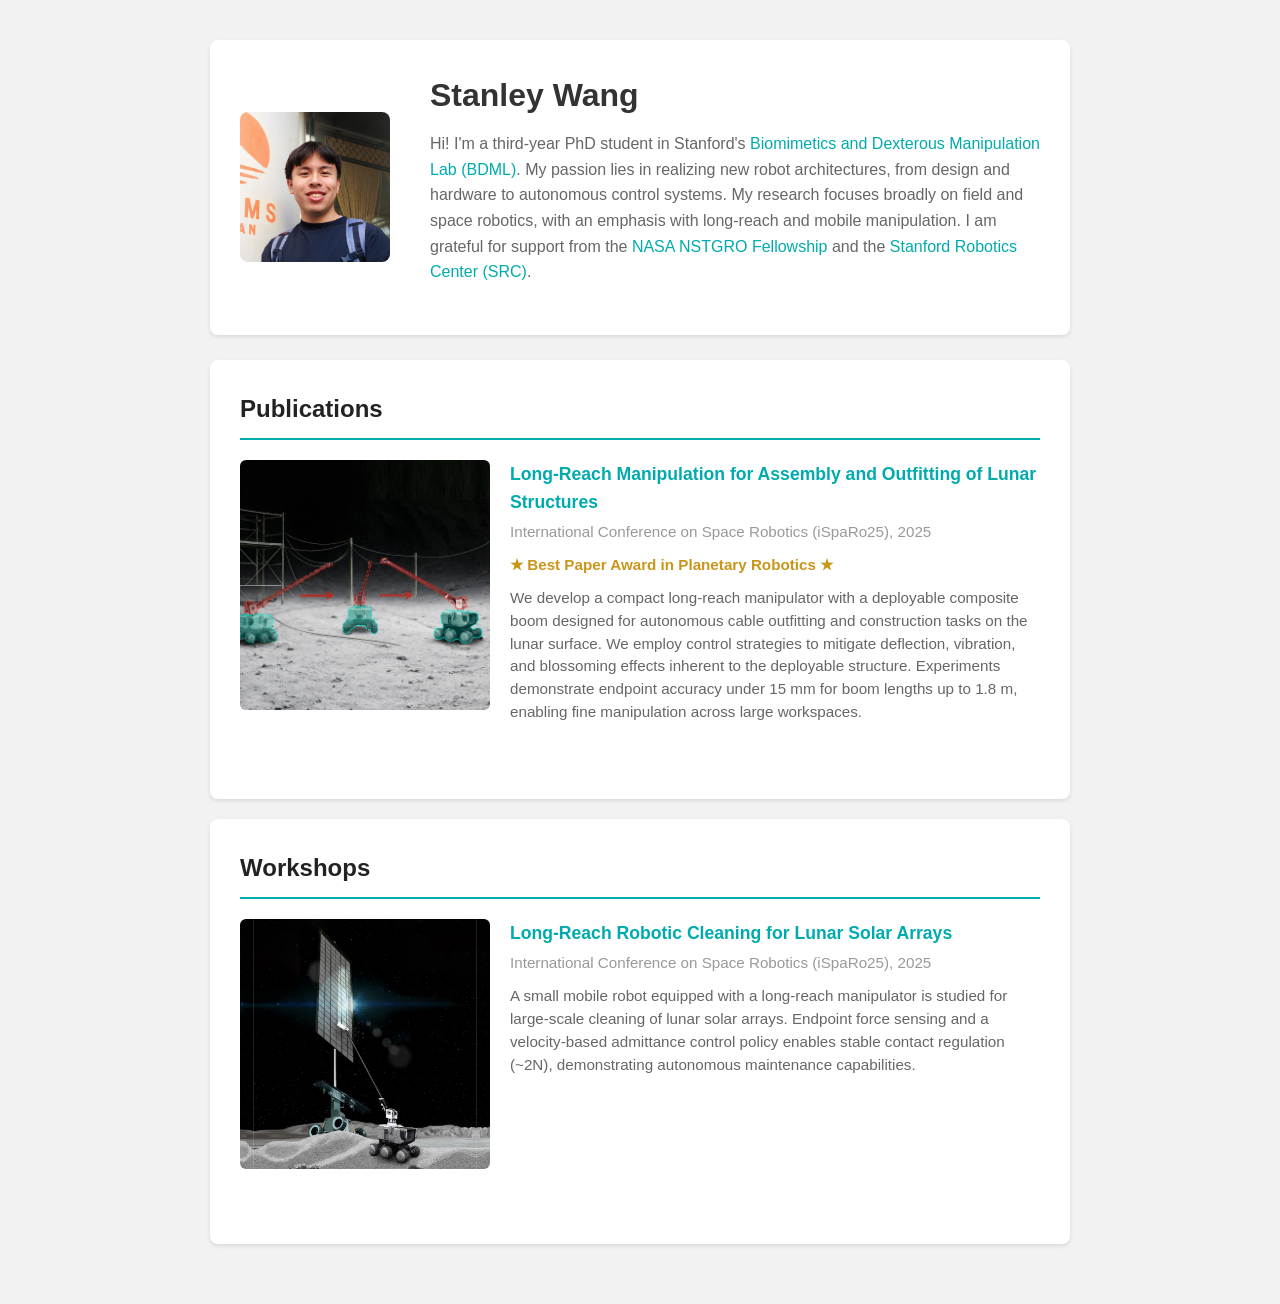
<file: index.html>
<!DOCTYPE html>
<html>
<head>
  <meta charset="utf-8">
  <meta name="viewport" content="width=device-width, initial-scale=1">
  <title>Stanley Wang – Research</title>
  <style>
    * {
      margin: 0;
      padding: 0;
      box-sizing: border-box;
    }
    body {
      font-family: -apple-system, BlinkMacSystemFont, 'Segoe UI', Roboto, 'Helvetica Neue', Arial, sans-serif;
      line-height: 1.6;
      color: #333;
      background-color: #f2f2f2;
    }
    .container {
      max-width: 900px;
      margin: 0 auto;
      padding: 40px 20px;
    }
    .header {
      display: flex;
      align-items: center;
      gap: 40px;
      margin-bottom: 25px;
      background: white;
      padding: 30px;
      border-radius: 8px;
      box-shadow: 0 2px 4px rgba(0,0,0,0.1);
    }
    .profile-pic {
      width: 150px;
      height: 150px;
      border-radius: 8px;
      object-fit: cover;
      flex-shrink: 0;
    }
    .header-content h1 {
      font-size: 2em;
      margin-bottom: 10px;
    }
    .bio {
      color: #666;
      margin-bottom: 20px;
    }
    .bio a {
      color: #00abad;
      text-decoration: none;
      transition: color 0.3s;
    }
    .bio a:hover {
      color: #008888;
      text-decoration: underline;
    }
    .section {
      margin-bottom: 20px;
      background: white;
      padding: 30px;
      border-radius: 8px;
      box-shadow: 0 2px 4px rgba(0,0,0,0.1);
    }
    .section h2 {
      font-size: 1.5em;
      margin-bottom: 20px;
      color: #222;
      border-bottom: 2px solid #00abad;
      padding-bottom: 10px;
    }
    .items-list {
      list-style: none;
    }
    .items-list li {
      margin-bottom: 15px;
    }
    .items-list a {
      color: #00abad;
      text-decoration: none;
      font-weight: 500;
      transition: color 0.3s;
    }
    .items-list a:hover {
      color: #008888;
      text-decoration: underline;
    }
    .project-card {
      display: flex;
      gap: 20px;
      margin-bottom: 25px;
      padding-bottom: 20px;
      border-bottom: 1px solid #eee;
      transition: transform 0.3s;
    }
    .project-card:last-child {
      border-bottom: none;
    }
    .project-card:hover {
      transform: translateX(5px);
    }
    .project-thumbnail {
      width: 250px;
      height: 250px;
      border-radius: 6px;
      object-fit: cover;
      flex-shrink: 0;
    }
    .project-content {
      flex: 1;
    }
    .project-content h3 {
      font-size: 1.1em;
      margin-bottom: 5px;
      color: #00abad;
    }
    .project-content .venue {
      color: #999;
      font-size: 0.95em;
      margin-bottom: 10px;
    }
    .project-content .award {
      color: #c9961a;
      font-size: 0.95em;
      font-weight: bold;
      margin-bottom: 10px;
    }
    .project-content p {
      color: #666;
      font-size: 0.95em;
      line-height: 1.5;
    }
    .project-card a {
      color: #00abad;
      text-decoration: none;
      transition: color 0.3s;
    }
    .project-card a:hover {
      color: #008888;
    }
    .project-link {
      text-decoration: none;
      color: inherit;
      display: block;
    }
    
    /* Mobile responsiveness */
    @media (max-width: 768px) {
      .header {
        flex-direction: column;
        text-align: center;
      }
      .project-card {
        flex-direction: column;
        align-items: center;
      }
      .project-thumbnail {
        margin-bottom: 15px;
      }
      .project-content {
        text-align: center;
      }
      .container {
        padding: 20px 15px;
      }
      .header {
        padding: 20px 15px;
      }
      .section {
        padding: 20px 15px;
      }
    }
  </style>
</head>
<body>
  <div class="container">
    <div class="header">
      <img src="./static/images/profile_pic.jpg" alt="Profile picture" class="profile-pic">
      <div class="header-content">
        <h1>Stanley Wang</h1>
        <p class="bio">
          Hi! I'm a third-year PhD student in Stanford's <a href="https://bdml.stanford.edu/" target="_blank">Biomimetics and Dexterous Manipulation Lab (BDML)</a>. My passion lies in realizing new robot architectures, from design and hardware to autonomous control systems. My research focuses broadly on field and space robotics, with an emphasis with long-reach and mobile manipulation. I am grateful for support from the <a href="https://www.nasa.gov/directorates/stmd/space-tech-research-grants/nstgro-2025/" target="_blank">NASA NSTGRO Fellowship</a> and the <a href="https://src.stanford.edu/" target="_blank">Stanford Robotics Center (SRC)</a>.
        </p>
      </div>
    </div>

    <div class="section">
      <h2>Publications</h2>
      <a href="isparo25_paper/" class="project-link">
        <div class="project-card">
          <img src="./static/images/isparo25_paper_thumbnail.png" alt="iSpaRo25 paper thumbnail" class="project-thumbnail">
          <div class="project-content">
            <h3>Long-Reach Manipulation for Assembly and Outfitting of Lunar Structures</h3>
            <p class="venue">International Conference on Space Robotics (iSpaRo25), 2025</p>
            <p class="award">★ Best Paper Award in Planetary Robotics ★</p>
            <p>We develop a compact long-reach manipulator with a deployable composite boom designed for autonomous cable outfitting and construction tasks on the lunar surface. We employ control strategies to mitigate deflection, vibration, and blossoming effects inherent to the deployable structure. Experiments demonstrate endpoint accuracy under 15 mm for boom lengths up to 1.8 m, enabling fine manipulation across large workspaces.</p>
          </div>
        </div>
      </a>
    </div>

    <div class="section">
      <h2>Workshops</h2>
      <a href="isparo25_workshop/" class="project-link">
        <div class="project-card">
          <img src="./static/images/isparo25_workshop_thumbnail.png" alt="iSpaRo25 workshop thumbnail" class="project-thumbnail">
          <div class="project-content">
            <h3>Long-Reach Robotic Cleaning for Lunar Solar Arrays</h3>
            <p class="venue">International Conference on Space Robotics (iSpaRo25), 2025</p>
            <p>A small mobile robot equipped with a long-reach manipulator is studied for large-scale cleaning of lunar solar arrays. Endpoint force sensing and a velocity-based admittance control policy enables stable contact regulation (~2N), demonstrating autonomous maintenance capabilities.</p>
          </div>
        </div>
      </a>
    </div>
  </div>
</body>
</html>
</file>
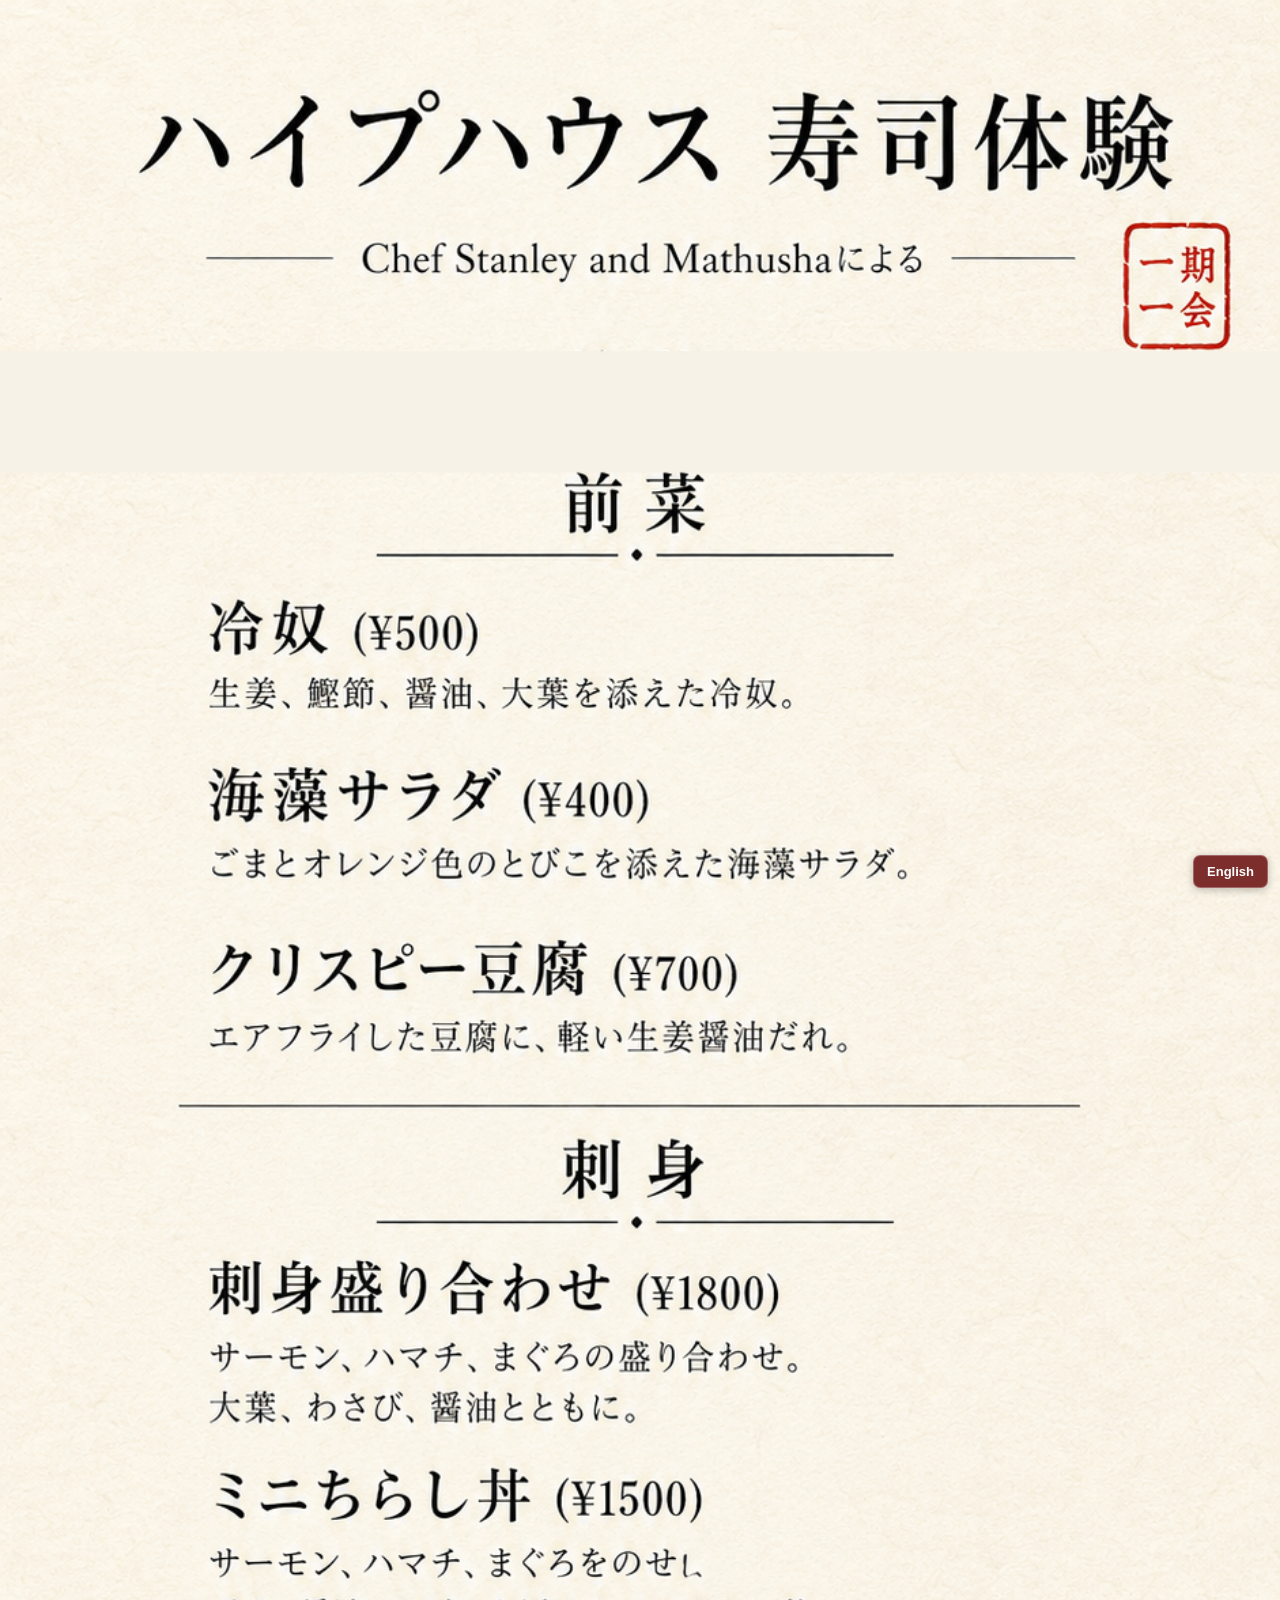
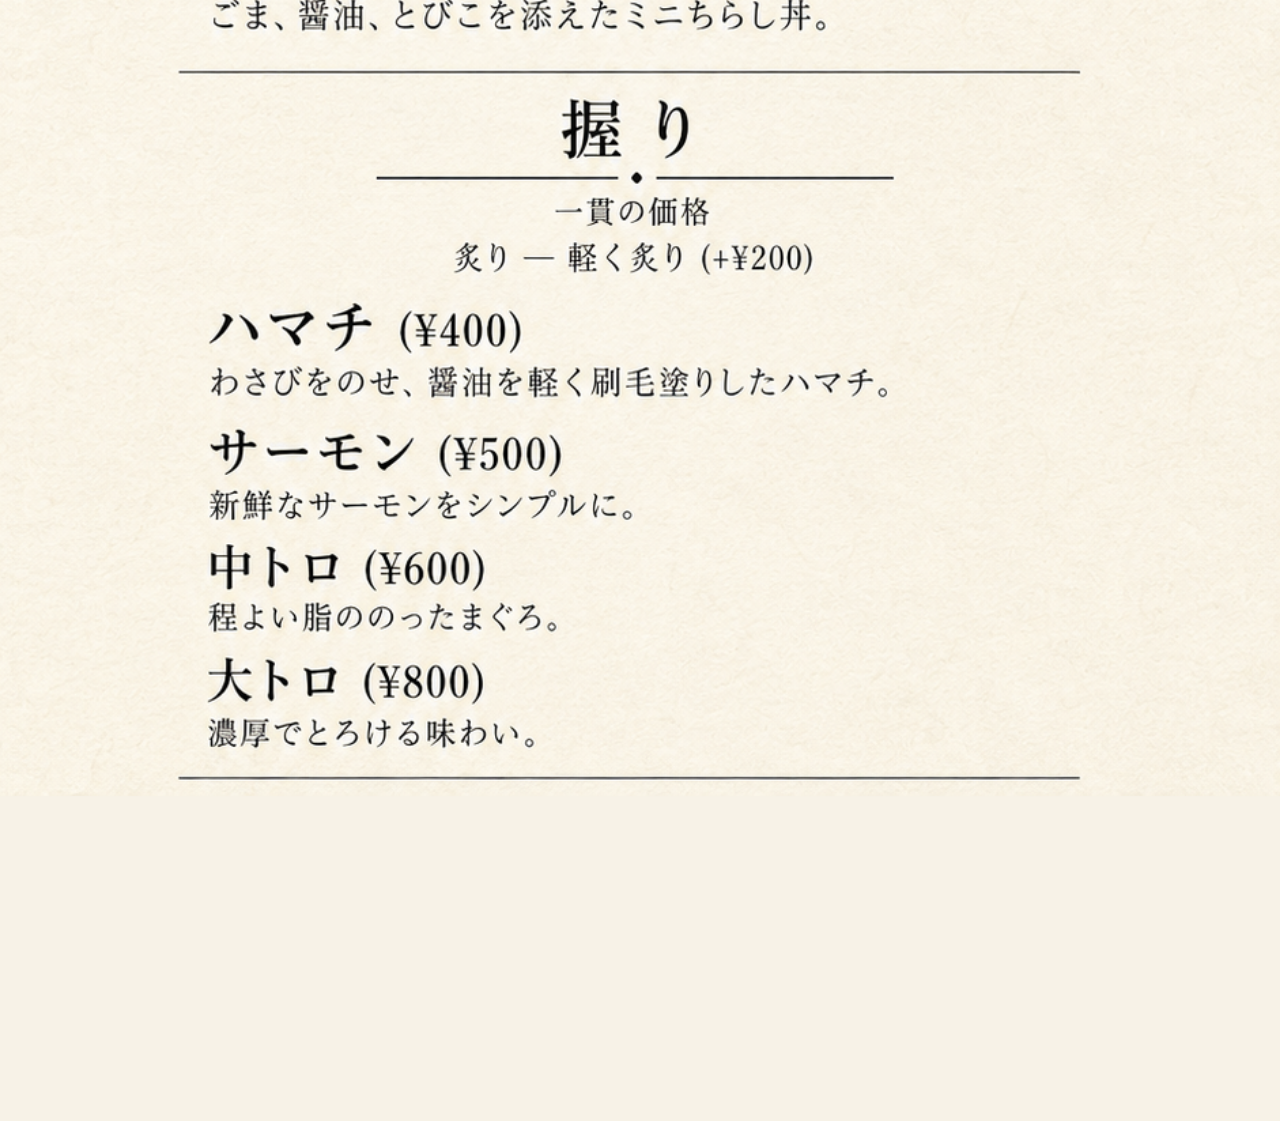
<file: sushi_menu/index.html>
<!doctype html>
<html lang="ja">
<head>
  <meta charset="utf-8">
  <meta name="viewport" content="width=device-width, initial-scale=1">
  <meta name="theme-color" content="#711d1d">
  <title>Sushi Menu</title>
  <style>
    * {
      box-sizing: border-box;
    }

    html,
    body {
      margin: 0;
      min-height: 100%;
      background: #fff;
    }

    .menu {
      display: block;
      width: 100%;
      height: auto;
    }

    .language-toggle {
      position: fixed;
      right: max(12px, env(safe-area-inset-right));
      bottom: max(12px, env(safe-area-inset-bottom));
      z-index: 1;
      padding: 9px 13px;
      border: 1px solid rgba(255, 255, 255, 0.28);
      border-radius: 7px;
      color: #fff;
      background: rgba(113, 29, 29, 0.92);
      box-shadow: 0 2px 8px rgba(0, 0, 0, 0.25);
      font: 600 13px/1 -apple-system, BlinkMacSystemFont, "Segoe UI", sans-serif;
      cursor: pointer;
      backdrop-filter: blur(4px);
      -webkit-backdrop-filter: blur(4px);
    }

    .language-toggle:hover {
      background: #5f1717;
    }

    .language-toggle:focus-visible {
      outline: 3px solid rgba(255, 255, 255, 0.95);
      outline-offset: 2px;
    }
  </style>
</head>
<body>
  <main>
    <img
      id="menu"
      class="menu"
      src="japanese_menu.png"
      alt="Japanese sushi menu"
      width="941"
      height="1672"
    >
  </main>

  <button
    id="language-toggle"
    class="language-toggle"
    type="button"
    aria-label="Switch menu to English"
  >English</button>

  <script>
    const menu = document.getElementById("menu");
    const toggle = document.getElementById("language-toggle");
    let language = "ja";

    toggle.addEventListener("click", () => {
      language = language === "ja" ? "en" : "ja";
      const isJapanese = language === "ja";

      menu.src = isJapanese ? "japanese_menu.png" : "english_menu.png";
      menu.alt = isJapanese ? "Japanese sushi menu" : "English sushi menu";
      toggle.textContent = isJapanese ? "English" : "日本語";
      toggle.setAttribute(
        "aria-label",
        isJapanese ? "Switch menu to English" : "メニューを日本語に切り替える"
      );
      document.documentElement.lang = language;
    });
  </script>
</body>
</html>
</file>
